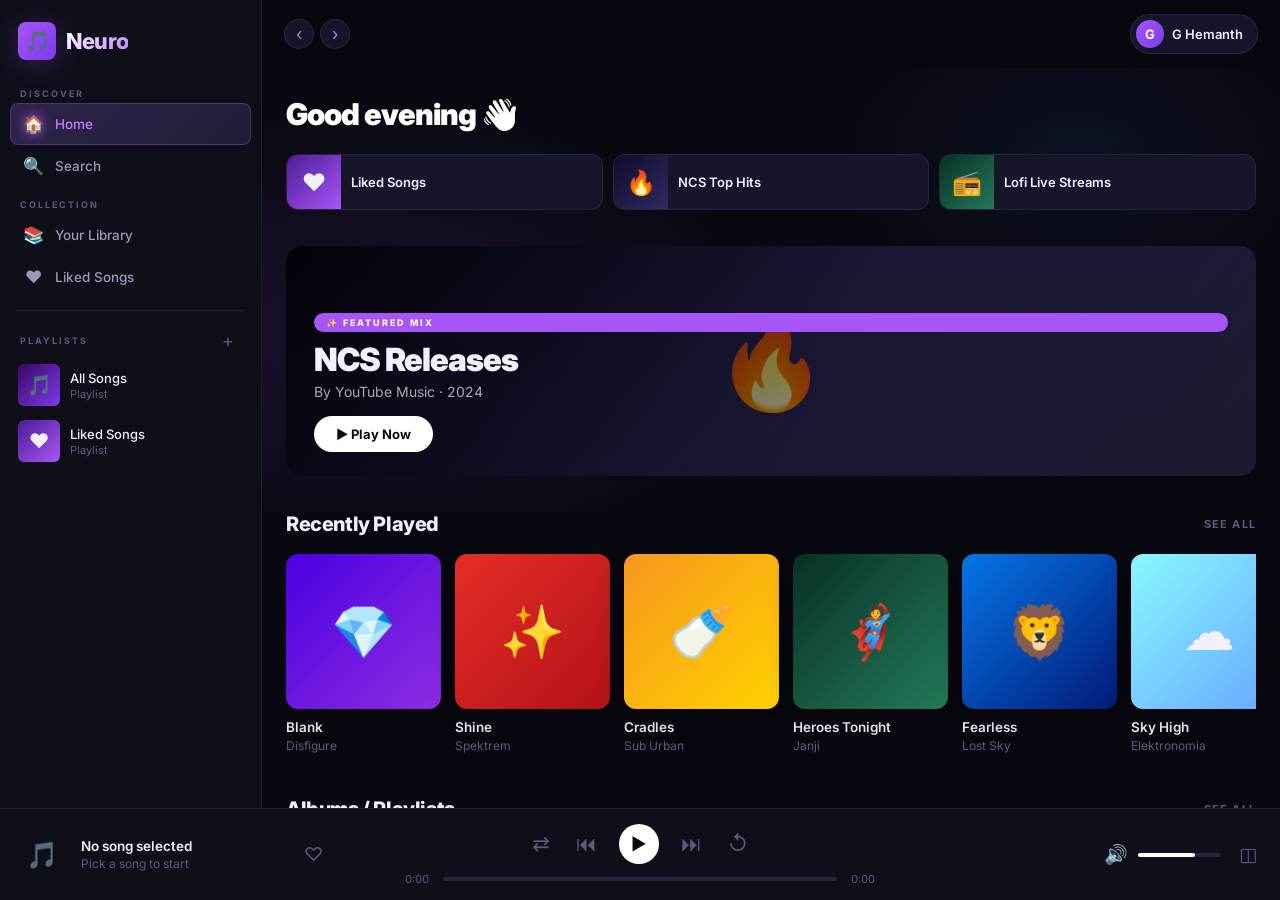
<file: anti/neuro-music-app/backend/frontend/index.html>
<!DOCTYPE html>
<html lang="en">
<head>
    <meta charset="UTF-8">
    <meta name="viewport" content="width=device-width, initial-scale=1.0">
    <title>Neuro Music — Music for Everyone</title>
    <meta name="description" content="Neuro Music — Stream your favorite songs, discover new artists, and create playlists. Your music, your way.">
    <link rel="preconnect" href="https://fonts.googleapis.com">
    <link rel="preconnect" href="https://fonts.gstatic.com" crossorigin>
    <link href="https://fonts.googleapis.com/css2?family=Inter:ital,opsz,wght@0,14..32,300;0,14..32,400;0,14..32,500;0,14..32,600;0,14..32,700;0,14..32,800;0,14..32,900;1,14..32,400&display=swap" rel="stylesheet">
    <style>
        /* ===== RESET ===== */
        *, *::before, *::after { margin:0; padding:0; box-sizing:border-box; }
        a { text-decoration:none; color:inherit; }
        button { font-family: inherit; cursor:pointer; }
        input { font-family: inherit; }

        /* ===== DESIGN TOKENS ===== */
        :root {
            --bg-base:        #080810;
            --bg-elevated:    #0f0f1a;
            --bg-card:        #16162a;
            --bg-highlight:   #1e1e35;
            --bg-hover:       #252540;

            --accent:         #a855f7;
            --accent-light:   #c084fc;
            --accent-dark:    #7c3aed;
            --accent-glow:    rgba(168,85,247,0.25);
            --accent-glow2:   rgba(168,85,247,0.12);

            --pink:           #ec4899;
            --blue:           #3b82f6;
            --cyan:           #22d3ee;
            --green:          #22c55e;
            --yellow:         #eab308;
            --orange:         #f97316;
            --red:            #ef4444;

            --text-primary:   #f1f0ff;
            --text-secondary: #9b98b8;
            --text-muted:     #5c5a78;

            --border:         rgba(255,255,255,0.07);
            --border-subtle:  rgba(255,255,255,0.04);
            --border-accent:  rgba(168,85,247,0.35);

            --sidebar-w:      262px;
            --player-h:       92px;
            --np-w:           310px;

            --ease:           cubic-bezier(0.4,0,0.2,1);
            --t1:             0.15s;
            --t2:             0.25s;
            --t3:             0.4s;
            --radius-sm:      8px;
            --radius-md:      12px;
            --radius-lg:      16px;
            --radius-xl:      24px;
            --radius-pill:    999px;
        }

        html, body { height:100%; overflow:hidden; background:var(--bg-base); color:var(--text-primary); font-family:'Inter',system-ui,sans-serif; font-size:14px; -webkit-font-smoothing:antialiased; }

        /* ===== SCROLLBAR ===== */
        ::-webkit-scrollbar { width:5px; height:5px; }
        ::-webkit-scrollbar-track { background:transparent; }
        ::-webkit-scrollbar-thumb { background:var(--bg-hover); border-radius:3px; }
        ::-webkit-scrollbar-thumb:hover { background:var(--text-muted); }

        /* ===== APP GRID ===== */
        #app {
            display:grid;
            grid-template-columns: var(--sidebar-w) 1fr;
            grid-template-rows: 1fr var(--player-h);
            height:100vh;
            overflow:hidden;
        }

        /* ===== SIDEBAR ===== */
        #sidebar {
            grid-row:1; grid-column:1;
            background:var(--bg-elevated);
            border-right:1px solid var(--border);
            display:flex; flex-direction:column;
            overflow:hidden; z-index:10;
        }

        .sidebar-logo {
            padding:22px 18px 16px;
            display:flex; align-items:center; gap:10px;
            flex-shrink:0;
        }

        .logo-icon {
            width:38px; height:38px;
            background:linear-gradient(135deg, var(--accent), var(--accent-dark));
            border-radius:var(--radius-sm);
            display:flex; align-items:center; justify-content:center;
            font-size:20px;
            box-shadow:0 4px 24px var(--accent-glow);
            flex-shrink:0;
        }

        .logo-text {
            font-size:22px; font-weight:800; letter-spacing:-0.8px;
            background:linear-gradient(135deg,#fff 0%,var(--accent-light) 100%);
            -webkit-background-clip:text; -webkit-text-fill-color:transparent; background-clip:text;
        }

        .sidebar-nav { padding:0 10px 4px; flex-shrink:0; }

        .nav-section-label {
            font-size:9px; font-weight:700; text-transform:uppercase; letter-spacing:2px;
            color:var(--text-muted); padding:12px 10px 4px;
        }

        .nav-item {
            display:flex; align-items:center; gap:12px;
            padding:10px 12px; border-radius:var(--radius-sm);
            color:var(--text-secondary); font-weight:500; font-size:13.5px;
            transition:all var(--t1) var(--ease);
            cursor:pointer; position:relative; overflow:hidden;
            border:1px solid transparent;
        }
        .nav-item::before {
            content:''; position:absolute; inset:0;
            background:linear-gradient(135deg,var(--accent-glow2),transparent);
            opacity:0; transition:opacity var(--t1) var(--ease);
        }
        .nav-item:hover { color:var(--text-primary); background:var(--bg-hover); }
        .nav-item.active { color:var(--accent-light); background:var(--bg-highlight); border-color:var(--border-accent); }
        .nav-item.active::before { opacity:1; }
        .nav-item.active .nav-icon { filter:drop-shadow(0 0 6px var(--accent)); }

        .nav-icon { font-size:17px; width:20px; text-align:center; flex-shrink:0; }

        .sidebar-divider { height:1px; background:var(--border); margin:8px 16px; flex-shrink:0; }

        /* Library */
        .library-section { flex:1; overflow-y:auto; padding:0 10px 12px; }

        .library-header {
            display:flex; align-items:center; justify-content:space-between;
            padding:8px 10px 4px;
        }
        .library-title { font-size:9px; font-weight:700; text-transform:uppercase; letter-spacing:2px; color:var(--text-muted); }

        .icon-btn {
            background:none; border:none; color:var(--text-muted);
            display:flex; align-items:center; justify-content:center;
            width:26px; height:26px; border-radius:6px;
            font-size:18px; transition:all var(--t1) var(--ease);
        }
        .icon-btn:hover { color:var(--text-primary); background:var(--bg-hover); }
        .icon-btn.accent { background:var(--accent); color:#fff; }

        .playlist-item {
            display:flex; align-items:center; gap:10px;
            padding:7px 8px; border-radius:var(--radius-sm);
            cursor:pointer; transition:all var(--t1) var(--ease);
        }
        .playlist-item:hover { background:var(--bg-hover); }
        .playlist-item.active { background:var(--bg-highlight); }

        .playlist-thumb {
            width:42px; height:42px; border-radius:6px; flex-shrink:0;
            display:flex; align-items:center; justify-content:center;
            font-size:20px; overflow:hidden;
        }
        .playlist-info { flex:1; min-width:0; }
        .playlist-name { font-size:13px; font-weight:500; white-space:nowrap; overflow:hidden; text-overflow:ellipsis; }
        .playlist-meta { font-size:11px; color:var(--text-muted); margin-top:1px; }

        /* ===== MAIN ===== */
        #main {
            grid-row:1; grid-column:2;
            overflow:hidden; display:flex; flex-direction:column; position:relative;
        }

        /* Topbar */
        #topbar {
            flex-shrink:0;
            display:flex; align-items:center; justify-content:space-between;
            padding:14px 22px;
            background:linear-gradient(180deg, var(--bg-base) 0%, transparent 100%);
            position:relative; z-index:5;
        }
        .topbar-left { display:flex; gap:6px; }
        .topbar-btn {
            width:30px; height:30px; border-radius:50%;
            background:var(--bg-card); border:1px solid var(--border);
            color:var(--text-secondary); font-size:17px;
            display:flex; align-items:center; justify-content:center;
            transition:all var(--t1) var(--ease);
        }
        .topbar-btn:hover { background:var(--bg-hover); color:var(--text-primary); }

        .topbar-right { display:flex; align-items:center; gap:10px; }
        .user-chip {
            display:flex; align-items:center; gap:8px;
            background:var(--bg-card); border:1px solid var(--border);
            border-radius:var(--radius-pill); padding:5px 14px 5px 5px;
            cursor:pointer; transition:all var(--t1) var(--ease);
        }
        .user-chip:hover { background:var(--bg-hover); border-color:var(--border-accent); }
        .user-avatar {
            width:28px; height:28px; border-radius:50%;
            background:linear-gradient(135deg,var(--accent),var(--accent-dark));
            display:flex; align-items:center; justify-content:center;
            font-size:13px; font-weight:700; color:#fff;
        }
        .user-name { font-size:13px; font-weight:600; }

        /* Content */
        #content { flex:1; overflow-y:auto; overflow-x:hidden; }

        /* ===== VIEWS ===== */
        .view { display:none; animation:viewIn 0.28s var(--ease); }
        .view.active { display:block; }
        @keyframes viewIn { from { opacity:0; transform:translateY(10px); } to { opacity:1; transform:translateY(0); } }

        /* ===== HOME ===== */
        .home-header {
            padding:28px 24px 0;
            position:relative; overflow:hidden;
        }
        .home-header::before {
            content:''; position:absolute; inset:0;
            background:
                radial-gradient(ellipse 60% 80% at 10% 60%, rgba(168,85,247,0.12) 0%, transparent 70%),
                radial-gradient(ellipse 40% 60% at 80% 20%, rgba(59,130,246,0.08) 0%, transparent 60%);
            pointer-events:none;
        }
        .greeting {
            font-size:30px; font-weight:900; letter-spacing:-1px;
            background:linear-gradient(120deg,#fff 30%,var(--accent-light) 100%);
            -webkit-background-clip:text; -webkit-text-fill-color:transparent; background-clip:text;
            margin-bottom:22px; position:relative;
        }
        .quick-grid {
            display:grid; grid-template-columns:repeat(3,1fr); gap:10px;
            margin-bottom:36px; position:relative;
        }
        .quick-card {
            display:flex; align-items:center; gap:10px;
            background:var(--bg-card); border:1px solid var(--border);
            border-radius:var(--radius-md); overflow:hidden;
            cursor:pointer; transition:all var(--t2) var(--ease);
        }
        .quick-card:hover { background:var(--bg-hover); border-color:var(--border-accent); transform:translateY(-2px); box-shadow:0 8px 28px rgba(0,0,0,0.35); }
        .quick-thumb { width:54px; height:54px; flex-shrink:0; display:flex; align-items:center; justify-content:center; font-size:24px; }
        .quick-name { font-size:13px; font-weight:600; }

        /* Featured banner */
        .featured-banner {
            border-radius:var(--radius-lg); overflow:hidden;
            height:230px; cursor:pointer; position:relative; margin-bottom:36px;
        }
        .featured-bg { position:absolute; inset:0; display:flex; align-items:center; justify-content:center; font-size:90px; }
        .featured-overlay { position:absolute; inset:0; background:linear-gradient(120deg,rgba(0,0,0,0.75) 0%,rgba(0,0,0,0.25) 100%); }
        .featured-content { position:relative; z-index:2; padding:24px 28px; height:100%; display:flex; flex-direction:column; justify-content:flex-end; }
        .featured-tag { display:inline-block; background:var(--accent); color:#fff; font-size:9px; font-weight:800; text-transform:uppercase; letter-spacing:2px; padding:4px 12px; border-radius:var(--radius-pill); margin-bottom:10px; }
        .featured-title { font-size:32px; font-weight:900; letter-spacing:-1px; margin-bottom:6px; line-height:1.1; }
        .featured-sub { font-size:14px; color:rgba(255,255,255,0.65); margin-bottom:16px; }
        .featured-play {
            display:inline-flex; align-items:center; gap:8px;
            background:#fff; color:#0a0a10; border:none; border-radius:var(--radius-pill);
            padding:10px 22px; font-size:13px; font-weight:700; cursor:pointer;
            transition:all var(--t1) var(--ease); width:fit-content;
        }
        .featured-play:hover { transform:scale(1.04); box-shadow:0 8px 30px rgba(255,255,255,0.25); }

        /* Section */
        .section { padding:0 24px 36px; }
        .section-head { display:flex; align-items:center; justify-content:space-between; margin-bottom:18px; }
        .section-title { font-size:20px; font-weight:800; letter-spacing:-0.4px; }
        .see-all { font-size:11px; font-weight:700; text-transform:uppercase; letter-spacing:1.2px; color:var(--text-muted); cursor:pointer; transition:color var(--t1) var(--ease); }
        .see-all:hover { color:var(--accent-light); }

        .cards-row { display:flex; gap:14px; overflow-x:auto; padding-bottom:8px; }
        .cards-row::-webkit-scrollbar { height:0; }

        /* Music Card */
        .music-card { flex-shrink:0; width:155px; cursor:pointer; transition:transform var(--t2) var(--ease); }
        .music-card:hover { transform:translateY(-5px); }
        .music-card:hover .card-overlay { opacity:1; }
        .music-card:hover .card-play { transform:scale(1) translateY(0); opacity:1; }

        .card-art-wrap { position:relative; width:100%; aspect-ratio:1; border-radius:var(--radius-md); overflow:hidden; margin-bottom:10px; box-shadow:0 6px 24px rgba(0,0,0,0.45); }
        .card-art { width:100%; height:100%; display:flex; align-items:center; justify-content:center; font-size:52px; }
        .card-overlay { position:absolute; inset:0; background:rgba(0,0,0,0.45); opacity:0; transition:opacity var(--t2) var(--ease); display:flex; align-items:flex-end; justify-content:flex-end; padding:10px; }
        .card-play {
            width:46px; height:46px; border-radius:50%;
            background:var(--accent); border:none; color:#fff; font-size:18px;
            display:flex; align-items:center; justify-content:center;
            box-shadow:0 4px 20px rgba(168,85,247,0.6);
            transform:scale(0.85) translateY(8px); opacity:0;
            transition:all var(--t2) var(--ease);
        }
        .card-play:hover { transform:scale(1.06) translateY(0) !important; background:var(--accent-light); }
        .card-title { font-size:13.5px; font-weight:600; white-space:nowrap; overflow:hidden; text-overflow:ellipsis; margin-bottom:3px; }
        .card-sub { font-size:12px; color:var(--text-muted); white-space:nowrap; overflow:hidden; text-overflow:ellipsis; }

        .artist-card .card-art-wrap { border-radius:50%; }

        /* ===== SEARCH ===== */
        .search-top { padding:28px 24px 0; }
        .search-title { font-size:26px; font-weight:900; letter-spacing:-0.8px; margin-bottom:18px; }
        .search-box { position:relative; margin-bottom:32px; }
        .search-icon { position:absolute; left:16px; top:50%; transform:translateY(-50%); font-size:17px; color:var(--text-muted); pointer-events:none; }
        #search-input {
            width:100%; background:var(--bg-card); border:1px solid var(--border);
            border-radius:var(--radius-pill); padding:13px 20px 13px 46px;
            font-size:14.5px; color:var(--text-primary); outline:none;
            transition:all var(--t1) var(--ease);
        }
        #search-input:focus { border-color:var(--accent); box-shadow:0 0 0 3px var(--accent-glow); background:var(--bg-elevated); }
        #search-input::placeholder { color:var(--text-muted); }

        .genre-grid { display:grid; grid-template-columns:repeat(4,1fr); gap:12px; padding:0 24px 32px; }
        .genre-card { position:relative; aspect-ratio:1.65; border-radius:var(--radius-md); overflow:hidden; cursor:pointer; transition:transform var(--t2) var(--ease); }
        .genre-card:hover { transform:scale(1.03); }
        .genre-card:hover .genre-overlay { opacity:1; }
        .genre-bg { position:absolute; inset:0; }
        .genre-overlay { position:absolute; inset:0; background:rgba(0,0,0,0.2); opacity:0; transition:opacity var(--t1) var(--ease); }
        .genre-name { position:absolute; top:12px; left:14px; font-size:14px; font-weight:700; color:#fff; text-shadow:0 1px 4px rgba(0,0,0,0.5); }
        .genre-emoji { position:absolute; right:8px; bottom:-6px; font-size:44px; transform:rotate(20deg); opacity:0.85; }

        #search-results { padding:0 24px 32px; }
        .results-title { font-size:19px; font-weight:700; margin-bottom:16px; }

        /* ===== TRACK LIST ===== */
        .track-list { display:flex; flex-direction:column; gap:1px; }
        .tl-header {
            display:grid; grid-template-columns:46px 1fr 32px 52px;
            align-items:center; gap:8px;
            padding:6px 10px 10px;
            border-bottom:1px solid var(--border);
            margin-bottom:4px;
            color:var(--text-muted); font-size:11px; font-weight:700; text-transform:uppercase; letter-spacing:1.1px;
        }
        .track-row {
            display:grid; grid-template-columns:46px 1fr 32px 52px;
            align-items:center; gap:8px;
            padding:7px 10px; border-radius:var(--radius-sm);
            cursor:pointer; transition:background var(--t1) var(--ease);
        }
        .track-row:hover { background:var(--bg-hover); }
        .track-row.playing { background:var(--bg-highlight); }
        .track-row.playing .track-title { color:var(--accent-light); }

        .track-num-wrap { display:flex; align-items:center; justify-content:center; width:32px; }
        .track-num { color:var(--text-muted); font-size:13px; }
        .track-row:hover .track-num { display:none; }
        .track-play-ico { display:none; color:var(--accent); font-size:13px; }
        .track-row:hover .track-play-ico { display:flex; align-items:center; justify-content:center; }
        .track-row.playing .track-num { display:none; }
        .track-row.playing .track-play-ico { display:flex; }

        .track-info-cell { display:flex; align-items:center; gap:11px; min-width:0; }
        .track-art { width:42px; height:42px; border-radius:6px; flex-shrink:0; display:flex; align-items:center; justify-content:center; font-size:20px; }
        .track-text { min-width:0; }
        .track-title { font-size:14px; font-weight:500; white-space:nowrap; overflow:hidden; text-overflow:ellipsis; }
        .track-artist { font-size:12px; color:var(--text-muted); white-space:nowrap; overflow:hidden; text-overflow:ellipsis; margin-top:2px; }

        .like-btn {
            background:none; border:none; color:var(--text-muted); font-size:17px;
            padding:4px; cursor:pointer; transition:all var(--t1) var(--ease);
            opacity:0; display:flex; align-items:center; justify-content:center;
        }
        .track-row:hover .like-btn { opacity:1; }
        .like-btn.liked { color:var(--accent); opacity:1; }
        .like-btn:hover { transform:scale(1.25); }

        .track-dur { color:var(--text-muted); font-size:12.5px; text-align:right; font-variant-numeric:tabular-nums; }

        /* Playing bars animation */
        .play-bars { display:flex; align-items:flex-end; gap:2px; height:14px; }
        .play-bar { width:3px; border-radius:1.5px; background:var(--accent); animation:bars 0.7s ease-in-out infinite alternate; }
        .play-bar:nth-child(1) { animation-delay:0s; }
        .play-bar:nth-child(2) { animation-delay:0.15s; }
        .play-bar:nth-child(3) { animation-delay:0.05s; }
        .play-bar:nth-child(4) { animation-delay:0.25s; }
        @keyframes bars { from { height:20%; } to { height:100%; } }

        /* ===== LIBRARY / LIKED / ALBUM HERO ===== */
        .page-hero {
            padding:28px 24px 20px;
            display:flex; align-items:flex-end; gap:22px;
            position:relative; overflow:hidden;
        }
        .page-hero::before {
            content:''; position:absolute; inset:0;
            background:linear-gradient(180deg, rgba(168,85,247,0.14) 0%, transparent 100%);
            pointer-events:none;
        }
        .hero-art {
            width:180px; height:180px; border-radius:var(--radius-md); flex-shrink:0;
            display:flex; align-items:center; justify-content:center; font-size:70px;
            box-shadow:0 16px 60px rgba(0,0,0,0.55); position:relative;
        }
        .hero-art.round { border-radius:50%; }
        .hero-info { padding-bottom:6px; position:relative; }
        .hero-type { font-size:10px; font-weight:700; text-transform:uppercase; letter-spacing:2px; color:var(--text-secondary); margin-bottom:6px; }
        .hero-title { font-size:44px; font-weight:900; letter-spacing:-1.5px; line-height:1.05; margin-bottom:10px; }
        .hero-meta { font-size:13px; color:var(--text-secondary); display:flex; align-items:center; flex-wrap:wrap; gap:4px; }
        .dot { width:3px; height:3px; border-radius:50%; background:var(--text-muted); flex-shrink:0; }

        .page-controls {
            padding:14px 24px 18px; display:flex; align-items:center; gap:18px;
        }
        .big-play {
            width:56px; height:56px; border-radius:50%; border:none;
            background:var(--accent); color:#fff; font-size:22px;
            display:flex; align-items:center; justify-content:center;
            box-shadow:0 4px 24px var(--accent-glow);
            transition:all var(--t1) var(--ease);
        }
        .big-play:hover { transform:scale(1.07); background:var(--accent-light); box-shadow:0 8px 32px rgba(168,85,247,0.55); }
        .ctrl-icon { background:none; border:none; color:var(--text-muted); font-size:22px; padding:6px; transition:all var(--t1) var(--ease); display:flex; align-items:center; }
        .ctrl-icon:hover { color:var(--text-primary); transform:scale(1.1); }
        .ctrl-icon.active { color:var(--accent); }

        .empty-state { padding:48px 24px; text-align:center; color:var(--text-muted); line-height:1.8; }
        .empty-state .empty-icon { font-size:48px; margin-bottom:12px; }

        /* ===== PLAYER BAR ===== */
        #player {
            grid-row:2; grid-column:1/-1;
            background:var(--bg-elevated); border-top:1px solid var(--border);
            display:grid; grid-template-columns:1fr 2fr 1fr;
            align-items:center; padding:0 14px;
            z-index:100; backdrop-filter:blur(24px);
        }

        /* Player Left */
        .player-left { display:flex; align-items:center; gap:11px; min-width:0; }
        .player-art {
            width:56px; height:56px; border-radius:var(--radius-sm); flex-shrink:0;
            display:flex; align-items:center; justify-content:center; font-size:26px;
            cursor:pointer; transition:transform var(--t1) var(--ease);
        }
        .player-art:hover { transform:scale(1.05); }
        .player-track-info { min-width:0; flex:1; }
        .player-track-name { font-size:13.5px; font-weight:600; white-space:nowrap; overflow:hidden; text-overflow:ellipsis; margin-bottom:2px; }
        .player-track-artist { font-size:12px; color:var(--text-muted); white-space:nowrap; overflow:hidden; text-overflow:ellipsis; }
        #player-like { background:none; border:none; color:var(--text-muted); font-size:19px; padding:4px; transition:all var(--t1) var(--ease); flex-shrink:0; }
        #player-like.liked { color:var(--accent); }
        #player-like:hover { transform:scale(1.2); }

        /* Player Center */
        .player-center { display:flex; flex-direction:column; align-items:center; gap:8px; padding:10px 0; }
        .player-btns { display:flex; align-items:center; gap:18px; }
        .pb {
            background:none; border:none; color:var(--text-muted); font-size:21px;
            padding:4px; display:flex; align-items:center; justify-content:center;
            transition:all var(--t1) var(--ease);
        }
        .pb:hover { color:var(--text-primary); transform:scale(1.12); }
        .pb.active { color:var(--accent); }
        #play-pause {
            width:40px; height:40px; border-radius:50%; background:#fff;
            color:#080810; font-size:17px;
        }
        #play-pause:hover { transform:scale(1.08); box-shadow:0 4px 20px rgba(255,255,255,0.28); }

        .progress-wrap { display:flex; align-items:center; gap:9px; width:100%; max-width:480px; }
        .time { font-size:11px; color:var(--text-muted); min-width:34px; font-variant-numeric:tabular-nums; text-align:center; }
        .prog-bar {
            flex:1; height:4px; background:var(--bg-hover); border-radius:2px;
            cursor:pointer; position:relative; transition:height var(--t1) var(--ease);
        }
        .prog-bar:hover { height:6px; }
        .prog-fill { height:100%; border-radius:2px; background:#fff; pointer-events:none; transition:background var(--t1) var(--ease); position:relative; }
        .prog-bar:hover .prog-fill { background:var(--accent); }
        .prog-knob {
            position:absolute; right:-6px; top:50%; transform:translateY(-50%);
            width:12px; height:12px; border-radius:50%; background:#fff;
            opacity:0; pointer-events:none; transition:opacity var(--t1) var(--ease);
        }
        .prog-bar:hover .prog-knob { opacity:1; }

        /* Player Right */
        .player-right { display:flex; align-items:center; justify-content:flex-end; gap:10px; }
        .vol-wrap { display:flex; align-items:center; gap:7px; }
        .vol-btn { background:none; border:none; color:var(--text-muted); font-size:19px; padding:3px; transition:all var(--t1) var(--ease); }
        .vol-btn:hover { color:var(--text-primary); }
        .vol-slider { width:82px; height:4px; background:var(--bg-hover); border-radius:2px; cursor:pointer; position:relative; transition:height var(--t1) var(--ease); }
        .vol-slider:hover { height:6px; }
        .vol-fill { height:100%; background:#fff; border-radius:2px; pointer-events:none; }
        .np-btn { background:none; border:1px solid transparent; color:var(--text-muted); font-size:19px; padding:5px 8px; border-radius:var(--radius-sm); transition:all var(--t1) var(--ease); }
        .np-btn:hover { color:var(--text-primary); background:var(--bg-hover); }
        .np-btn.active { color:var(--accent); border-color:var(--border-accent); background:var(--bg-highlight); }

        /* ===== NOW PLAYING PANEL ===== */
        #np-panel {
            position:fixed; right:0; top:0; bottom:var(--player-h);
            width:var(--np-w); background:var(--bg-elevated); border-left:1px solid var(--border);
            display:flex; flex-direction:column;
            transform:translateX(105%); transition:transform var(--t3) var(--ease);
            z-index:50; overflow:hidden;
        }
        #np-panel.open { transform:translateX(0); }

        .np-head {
            display:flex; align-items:center; justify-content:space-between;
            padding:18px 18px 0; flex-shrink:0;
        }
        .np-label { font-size:10px; font-weight:700; text-transform:uppercase; letter-spacing:2px; color:var(--text-muted); }
        .np-close { background:none; border:none; color:var(--text-muted); font-size:20px; transition:color var(--t1); }
        .np-close:hover { color:var(--text-primary); }

        .np-art-wrap { padding:20px 18px 12px; flex-shrink:0; }
        .np-art {
            width:100%; aspect-ratio:1; border-radius:var(--radius-lg);
            display:flex; align-items:center; justify-content:center;
            box-shadow:0 20px 70px rgba(0,0,0,0.65); overflow:hidden; position:relative;
        }
        .np-art-emoji { font-size:90px; position:relative; z-index:1; }
        .np-art-glow { position:absolute; inset:0; background:radial-gradient(ellipse at center, rgba(168,85,247,0.22), transparent 70%); }

        .np-song-info { padding:0 18px 14px; flex-shrink:0; }
        .np-song-name { font-size:17px; font-weight:700; margin-bottom:3px; }
        .np-song-artist { font-size:13px; color:var(--text-muted); }

        #vis-canvas { width:100%; height:56px; flex-shrink:0; padding:0 18px; display:block; }

        .np-queue { flex:1; overflow-y:auto; padding:0 14px 14px; }
        .queue-label { font-size:10px; font-weight:700; text-transform:uppercase; letter-spacing:2px; color:var(--text-muted); padding:12px 4px 8px; }

        /* ===== TOAST ===== */
        #toast {
            position:fixed; bottom:calc(var(--player-h) + 18px); left:50%;
            transform:translateX(-50%) translateY(10px);
            background:var(--bg-highlight); border:1px solid var(--border-accent);
            border-radius:var(--radius-pill); padding:9px 20px;
            font-size:13px; font-weight:500; color:var(--text-primary);
            opacity:0; transition:all 0.28s var(--ease);
            pointer-events:none; z-index:9999; white-space:nowrap;
            box-shadow:0 8px 32px rgba(0,0,0,0.5);
        }
        #toast.show { opacity:1; transform:translateX(-50%) translateY(0); }

        /* ===== MODAL ===== */
        .modal-bg {
            position:fixed; inset:0; background:rgba(0,0,0,0.72);
            backdrop-filter:blur(5px); display:none;
            align-items:center; justify-content:center; z-index:999;
        }
        .modal-bg.open { display:flex; animation:viewIn 0.2s var(--ease); }
        .modal-box {
            background:var(--bg-elevated); border:1px solid var(--border);
            border-radius:var(--radius-xl); padding:32px; width:360px;
            box-shadow:0 32px 80px rgba(0,0,0,0.6);
        }
        .modal-title { font-size:20px; font-weight:800; margin-bottom:22px; }
        .modal-input {
            width:100%; background:var(--bg-card); border:1px solid var(--border);
            border-radius:var(--radius-sm); padding:12px 14px;
            font-size:14px; color:var(--text-primary); outline:none;
            transition:border-color var(--t1) var(--ease); margin-bottom:18px;
        }
        .modal-input:focus { border-color:var(--accent); }
        .modal-btns { display:flex; gap:10px; justify-content:flex-end; }
        .btn { padding:10px 22px; border-radius:var(--radius-pill); border:none; font-size:13.5px; font-weight:600; cursor:pointer; transition:all var(--t1) var(--ease); }
        .btn-ghost { background:transparent; color:var(--text-secondary); }
        .btn-ghost:hover { color:var(--text-primary); background:var(--bg-hover); }
        .btn-accent { background:var(--accent); color:#fff; }
        .btn-accent:hover { background:var(--accent-light); transform:scale(1.02); }

        /* ===== YT HIDDEN PLAYER ===== */
        #yt-player-container {
            position: absolute;
            width: 200px;
            height: 200px;
            top: -9999px;
            left: -9999px;
            pointer-events: none;
            opacity: 0;
            visibility: hidden;
        }
    </style>
</head>
<body>

<!-- Hidden YouTube Player Container -->
<div id="yt-player-container">
    <div id="yt-player"></div>
</div>

<div id="app">

    <!-- ============================
         SIDEBAR
    ============================= -->
    <aside id="sidebar">

        <div class="sidebar-logo">
            <div class="logo-icon">🎵</div>
            <span class="logo-text">Neuro</span>
        </div>

        <nav class="sidebar-nav">
            <div class="nav-section-label">Discover</div>
            <div class="nav-item active" id="nav-home" onclick="navigate('home')">
                <span class="nav-icon">🏠</span> Home
            </div>
            <div class="nav-item" id="nav-search" onclick="navigate('search')">
                <span class="nav-icon">🔍</span> Search
            </div>
            <div class="nav-section-label">Collection</div>
            <div class="nav-item" id="nav-library" onclick="navigate('library')">
                <span class="nav-icon">📚</span> Your Library
            </div>
            <div class="nav-item" id="nav-liked" onclick="navigate('liked')">
                <span class="nav-icon">❤️</span> Liked Songs
            </div>
        </nav>

        <div class="sidebar-divider"></div>

        <div class="library-section">
            <div class="library-header">
                <span class="library-title">Playlists</span>
                <button class="icon-btn" onclick="openModal()" title="Create playlist">+</button>
            </div>
            <div id="sidebar-playlists"></div>
        </div>

    </aside>

    <!-- ============================
         MAIN CONTENT
    ============================= -->
    <main id="main">

        <header id="topbar">
            <div class="topbar-left">
                <button class="topbar-btn" onclick="window.history.back()">‹</button>
                <button class="topbar-btn" onclick="window.history.forward()">›</button>
            </div>
            <div class="topbar-right">
                <div class="user-chip">
                    <div class="user-avatar">G</div>
                    <span class="user-name">G Hemanth</span>
                </div>
            </div>
        </header>

        <div id="content">

            <!-- HOME -->
            <div class="view active" id="view-home">
                <div class="home-header">
                    <h1 class="greeting" id="greeting"></h1>
                    <div class="quick-grid" id="quick-grid"></div>
                    <div class="featured-banner" id="featured-banner">
                        <div class="featured-bg" id="featured-bg"></div>
                        <div class="featured-overlay"></div>
                        <div class="featured-content">
                            <span class="featured-tag">✨ Featured Mix</span>
                            <div class="featured-title" id="featured-title">NCS Releases</div>
                            <div class="featured-sub" id="featured-sub">By YouTube Music · 2024</div>
                            <button class="featured-play" onclick="event.stopPropagation();playAlbum(1)">▶ Play Now</button>
                        </div>
                    </div>
                </div>
                <section class="section">
                    <div class="section-head">
                        <h2 class="section-title">Recently Played</h2>
                        <span class="see-all" onclick="navigate('library')">See all</span>
                    </div>
                    <div class="cards-row" id="row-recent"></div>
                </section>
                <section class="section">
                    <div class="section-head">
                        <h2 class="section-title">Albums / Playlists</h2>
                        <span class="see-all">See all</span>
                    </div>
                    <div class="cards-row" id="row-albums"></div>
                </section>
                <section class="section">
                    <div class="section-head">
                        <h2 class="section-title">Artists</h2>
                        <span class="see-all">See all</span>
                    </div>
                    <div class="cards-row" id="row-artists"></div>
                </section>
            </div>

            <!-- SEARCH -->
            <div class="view" id="view-search">
                <div class="search-top">
                    <h1 class="search-title">Search</h1>
                    <div class="search-box">
                        <span class="search-icon">🔍</span>
                        <input type="text" id="search-input" placeholder="Artists, songs, albums, genres…" oninput="handleSearch(this.value)" autocomplete="off" spellcheck="false">
                    </div>
                </div>
                <div id="search-results" style="display:none;"></div>
                <div id="genre-section">
                    <div style="padding:4px 24px 14px; font-size:17px; font-weight:700;">Browse by Genre</div>
                    <div class="genre-grid" id="genre-grid"></div>
                </div>
            </div>

            <!-- LIBRARY -->
            <div class="view" id="view-library">
                <div class="page-hero">
                    <div class="hero-art" style="background:linear-gradient(135deg,#3b0764,#7c3aed,#a855f7);">📚</div>
                    <div class="hero-info">
                        <div class="hero-type">Collection</div>
                        <h1 class="hero-title">Your Library</h1>
                        <div class="hero-meta" id="library-meta"></div>
                    </div>
                </div>
                <div class="page-controls">
                    <button class="big-play" onclick="playAll()">▶</button>
                    <button class="ctrl-icon" id="lib-shuffle" onclick="toggleShuffle()" title="Shuffle">⇄</button>
                </div>
                <div class="section" style="padding-top:0;">
                    <div class="tl-header"><div>#</div><div>Title</div><div></div><div>⏱</div></div>
                    <div class="track-list" id="library-list"></div>
                </div>
            </div>

            <!-- LIKED -->
            <div class="view" id="view-liked">
                <div class="page-hero">
                    <div class="hero-art" style="background:linear-gradient(135deg,#4c1d95,#a855f7);font-size:60px;">❤️</div>
                    <div class="hero-info">
                        <div class="hero-type">Auto Playlist</div>
                        <h1 class="hero-title">Liked Songs</h1>
                        <div class="hero-meta" id="liked-meta"></div>
                    </div>
                </div>
                <div class="page-controls">
                    <button class="big-play" onclick="playLiked()">▶</button>
                    <button class="ctrl-icon">⇄</button>
                </div>
                <div class="section" style="padding-top:0;">
                    <div class="tl-header"><div>#</div><div>Title</div><div></div><div>⏱</div></div>
                    <div class="track-list" id="liked-list"></div>
                </div>
            </div>

            <!-- ALBUM PAGE -->
            <div class="view" id="view-album">
                <div class="page-hero" id="album-hero" style="background:transparent;">
                    <div class="hero-art" id="album-art"></div>
                    <div class="hero-info">
                        <div class="hero-type">Playlist</div>
                        <h1 class="hero-title" id="album-title"></h1>
                        <div class="hero-meta" id="album-meta"></div>
                    </div>
                </div>
                <div class="page-controls">
                    <button class="big-play" id="album-play-btn">▶</button>
                    <button class="ctrl-icon">⇄</button>
                </div>
                <div class="section" style="padding-top:0;">
                    <div class="tl-header"><div>#</div><div>Title</div><div></div><div>⏱</div></div>
                    <div class="track-list" id="album-list"></div>
                </div>
            </div>

            <!-- PLAYLIST PAGE -->
            <div class="view" id="view-playlist">
                <div class="page-hero" id="playlist-hero">
                    <div class="hero-art" id="playlist-art" style="background:linear-gradient(135deg,#4c1d95,#a855f7);">🎵</div>
                    <div class="hero-info">
                        <div class="hero-type">Playlist</div>
                        <h1 class="hero-title" id="playlist-title"></h1>
                        <div class="hero-meta" id="playlist-meta"></div>
                    </div>
                </div>
                <div class="page-controls">
                    <button class="big-play" id="pl-play-btn">▶</button>
                </div>
                <div class="section" style="padding-top:0;">
                    <div class="track-list" id="pl-list"></div>
                </div>
            </div>

        </div><!-- #content -->
    </main>

    <!-- ============================
         PLAYER BAR
    ============================= -->
    <footer id="player">

        <!-- Left: current track -->
        <div class="player-left">
            <div class="player-art" id="player-art" onclick="toggleNP()">🎵</div>
            <div class="player-track-info">
                <div class="player-track-name" id="player-name">No song selected</div>
                <div class="player-track-artist" id="player-artist">Pick a song to start</div>
            </div>
            <button id="player-like" onclick="toggleCurrentLike()" title="Like">♡</button>
        </div>

        <!-- Center: controls + progress -->
        <div class="player-center">
            <div class="player-btns">
                <button class="pb" id="shuffle-btn" onclick="toggleShuffle()" title="Shuffle">⇄</button>
                <button class="pb" onclick="prevTrack()" title="Previous">⏮</button>
                <button class="pb" id="play-pause" onclick="togglePlay()" title="Play">▶</button>
                <button class="pb" onclick="nextTrack()" title="Next">⏭</button>
                <button class="pb" id="repeat-btn" onclick="toggleRepeat()" title="Repeat">↺</button>
            </div>
            <div class="progress-wrap">
                <span class="time" id="cur-time">0:00</span>
                <div class="prog-bar" id="prog-bar" onclick="seekTo(event)">
                    <div class="prog-fill" id="prog-fill" style="width:0%">
                        <div class="prog-knob"></div>
                    </div>
                </div>
                <span class="time" id="tot-time">0:00</span>
            </div>
        </div>

        <!-- Right: volume + panel -->
        <div class="player-right">
            <div class="vol-wrap">
                <button class="vol-btn" id="vol-btn" onclick="toggleMute()" title="Mute">🔊</button>
                <div class="vol-slider" id="vol-slider" onclick="setVol(event)">
                    <div class="vol-fill" id="vol-fill" style="width:70%"></div>
                </div>
            </div>
            <button class="np-btn" id="np-toggle" onclick="toggleNP()" title="Now Playing">◫</button>
        </div>

    </footer>
</div>

<!-- ============================
     NOW PLAYING PANEL
============================= -->
<div id="np-panel">
    <div class="np-head">
        <span class="np-label">Now Playing</span>
        <button class="np-close" onclick="toggleNP()">✕</button>
    </div>
    <div class="np-art-wrap">
        <div class="np-art" id="np-art">
            <div class="np-art-glow"></div>
            <span class="np-art-emoji">🎵</span>
        </div>
    </div>
    <div class="np-song-info">
        <div class="np-song-name" id="np-name">Neuro Music</div>
        <div class="np-song-artist" id="np-artist">Select a song to play</div>
    </div>
    <canvas id="vis-canvas" height="56"></canvas>
    <div class="np-queue">
        <div class="queue-label">Up Next</div>
        <div id="queue-items"></div>
    </div>
</div>

<!-- Toast -->
<div id="toast"></div>

<!-- Create Playlist Modal -->
<div class="modal-bg" id="modal">
    <div class="modal-box">
        <div class="modal-title">Create Playlist</div>
        <input class="modal-input" id="pl-name-input" placeholder="Playlist name…" maxlength="60">
        <div class="modal-btns">
            <button class="btn btn-ghost" onclick="closeModal()">Cancel</button>
            <button class="btn btn-accent" onclick="createPlaylist()">Create</button>
        </div>
    </div>
</div>

<!-- ============================
     JAVASCRIPT
============================= -->
<script>
/* ===================================
   DATA (Using YouTube IDs)
=================================== */
const SONGS = [
    { id:1,  title:"Lofi Hip Hop Radio", artist:"Lofi Girl",    album:"Lofi Beats",  albumId:3, genre:"Ambient",    dur:0,   emoji:"🎧", grad:"linear-gradient(135deg,#1a1a3e,#4a4aaa)", ytId:"jfKfPfyJRdk" },
    { id:2,  title:"On & On",            artist:"Cartoon",      album:"NCS Release", albumId:1, genre:"Electronic", dur:208, emoji:"🎵", grad:"linear-gradient(135deg,#2d1b69,#11998e)", ytId:"K4DyBUG242c" },
    { id:3,  title:"Invincible",         artist:"DEAF KEV",     album:"NCS Release", albumId:1, genre:"Electronic", dur:273, emoji:"⚡", grad:"linear-gradient(135deg,#0f0c29,#302b63)", ytId:"J2X5mJ3HDYE" },
    { id:4,  title:"Blank",              artist:"Disfigure",    album:"NCS Release", albumId:1, genre:"Electronic", dur:209, emoji:"💎", grad:"linear-gradient(135deg,#4a00e0,#8e2de2)", ytId:"p7ZsBPK656s" },
    { id:5,  title:"Fade",               artist:"Alan Walker",  album:"NCS Release", albumId:1, genre:"Electronic", dur:260, emoji:"🚶", grad:"linear-gradient(135deg,#134e5e,#71b280)", ytId:"bM7SZ5SBzyY" },
    { id:6,  title:"My Heart",           artist:"Different Heaven", album:"NCS",     albumId:1, genre:"Electronic", dur:267, emoji:"❤️", grad:"linear-gradient(135deg,#1565C0,#b92b27)", ytId:"jK2aIUmmdP4" },
    { id:7,  title:"Heroes Tonight",     artist:"Janji",        album:"NCS Release", albumId:1, genre:"Electronic", dur:208, emoji:"🦸", grad:"linear-gradient(135deg,#093028,#237a57)", ytId:"3nQNiWdeH2Q" },
    { id:8,  title:"Cradles",            artist:"Sub Urban",    album:"NCS Release", albumId:1, genre:"Electronic", dur:209, emoji:"🍼", grad:"linear-gradient(135deg,#f7971e,#ffd200)", ytId:"Hn4sfC2PbhI" },
    { id:9,  title:"Sky High",           artist:"Elektronomia", album:"NCS Release", albumId:1, genre:"Electronic", dur:238, emoji:"☁️", grad:"linear-gradient(135deg,#89f7fe,#66a6ff)", ytId:"TW9d8vYrVFQ" },
    { id:10, title:"Fearless",           artist:"Lost Sky",     album:"NCS Release", albumId:1, genre:"Electronic", dur:194, emoji:"🦁", grad:"linear-gradient(135deg,#0575e6,#021b79)", ytId:"9rujCfYXhQc" },
    { id:11, title:"Mortals",            artist:"Warriyo",      album:"NCS Release", albumId:1, genre:"Electronic", dur:228, emoji:"🗡️", grad:"linear-gradient(135deg,#f953c6,#b91d73)", ytId:"yJg-Y5byMMw" },
    { id:12, title:"Hope",               artist:"Tobu",         album:"NCS Release", albumId:1, genre:"Electronic", dur:286, emoji:"🕊️", grad:"linear-gradient(135deg,#7b4397,#dc2430)", ytId:"EP625xQIGzs" },
    { id:13, title:"Synthwave Radio",    artist:"Lofi Boy",     album:"Lofi Beats",  albumId:3, genre:"Synthwave",  dur:0,   emoji:"🌃", grad:"linear-gradient(135deg,#1c1c3c,#3d5a80)", ytId:"4xDzrUhVKcg" },
    { id:14, title:"Infectious",         artist:"Tobu",         album:"NCS Release", albumId:1, genre:"Electronic", dur:256, emoji:"🦠", grad:"linear-gradient(135deg,#11998e,#38ef7d)", ytId:"ux8-EbW6DUI" },
    { id:15, title:"Shine",              artist:"Spektrem",     album:"NCS Release", albumId:1, genre:"Electronic", dur:259, emoji:"✨", grad:"linear-gradient(135deg,#e52d27,#b31217)", ytId:"n4tK7LYFxI0" },
    { id:16, title:"Dreams",             artist:"Lost Sky",     album:"NCS Release", albumId:1, genre:"Electronic", dur:215, emoji:"💤", grad:"linear-gradient(135deg,#373b44,#4286f4)", ytId:"SHFTHDncw0g" },
];

const ALBUMS = [
    { id:1, name:"NCS Top Hits",        artist:"NoCopyrightSounds", emoji:"🔥", grad:"linear-gradient(135deg,#0f0c29,#302b63,#24243e)", year:2024 },
    { id:3, name:"Lofi Live Streams",   artist:"Lofi Girl & Boy",   emoji:"📻", grad:"linear-gradient(135deg,#093028,#237a57)",          year:2024 },
];

const GENRES = [
    { name:"Electronic", emoji:"🎛️", bg:"linear-gradient(135deg,#4a00e0,#8e2de2)" },
    { name:"Synthwave",  emoji:"🌆",  bg:"linear-gradient(135deg,#f953c6,#b91d73)" },
    { name:"Ambient",    emoji:"🌊",  bg:"linear-gradient(135deg,#0575e6,#021b79)" },
    { name:"Funk",       emoji:"🎸",  bg:"linear-gradient(135deg,#f7971e,#ffd200)" },
    { name:"Afrobeat",   emoji:"🥁",  bg:"linear-gradient(135deg,#093028,#237a57)" },
    { name:"Rock",       emoji:"🤘",  bg:"linear-gradient(135deg,#e52d27,#b31217)" },
    { name:"Pop",        emoji:"⭐",  bg:"linear-gradient(135deg,#11998e,#38ef7d)" },
    { name:"Jazz",       emoji:"🎺",  bg:"linear-gradient(135deg,#1c1c1c,#4e4e4e)" },
];

/* ===================================
   STATE
=================================== */
const S = {
    cur:     null,
    idx:     -1,
    queue:   [...SONGS],
    playing: false,
    shuffle: false,
    repeat:  false,
    mute:    false,
    vol:     0.7,
    liked:   JSON.parse(localStorage.getItem('neuro_liked')    || '[]'),
    pls:     JSON.parse(localStorage.getItem('neuro_pls')      || '[]'),
    view:    'home',
    npOpen:  false,
};

/* ===================================
   YOUTUBE API INTEGRATION
=================================== */
let ytPlayer = null;
let ytReady = false;
let progressInterval = null;

// Dynamically load the YouTube IFrame API (more reliable than static script tag)
const tag = document.createElement('script');
tag.src = "https://www.youtube.com/iframe_api";
const firstScriptTag = document.getElementsByTagName('script')[0];
firstScriptTag.parentNode.insertBefore(tag, firstScriptTag);

function onYouTubeIframeAPIReady() {
    ytPlayer = new YT.Player('yt-player', {
        height: '200',
        width: '200',
        playerVars: {
            'autoplay': 0,
            'controls': 0,
            'disablekb': 1,
            'fs': 0,
            'playsinline': 1,
            'origin': window.location.origin
        },
        events: {
            'onReady': onPlayerReady,
            'onStateChange': onPlayerStateChange,
            'onError': onPlayerError
        }
    });
}

function onPlayerReady(event) {
    ytReady = true;
    ytPlayer.setVolume(S.vol * 100);
    console.log("YouTube Player is ready!");
}

function onPlayerStateChange(event) {
    // YT.PlayerState.PLAYING = 1, PAUSED = 2, ENDED = 0
    if (event.data == YT.PlayerState.PLAYING) {
        S.playing = true;
        refreshPlayer();
        startProgressTracking();
    } else if (event.data == YT.PlayerState.PAUSED) {
        S.playing = false;
        refreshPlayer();
        stopProgressTracking();
    } else if (event.data == YT.PlayerState.ENDED) {
        if (!S.repeat) {
            nextTrack();
        } else {
            ytPlayer.seekTo(0);
            ytPlayer.playVideo();
        }
    }
}

function onPlayerError(event) {
    showToast('⚠️ YouTube blocked this song or video is unavailable');
    nextTrack();
}

/* ===================================
   FAKE VISUALIZER (since YT API blocks Web Audio API)
=================================== */
let visCtx, visAnimId;
function initVis() {
    const c = document.getElementById('vis-canvas');
    if (!c) return;
    if (visCtx) return;
    resizeVis();
    drawVis();
}

function resizeVis() {
    const c = document.getElementById('vis-canvas');
    if (!c) return;
    const dpr = window.devicePixelRatio || 1;
    const cssW = c.parentElement ? c.parentElement.clientWidth - 36 : 260;
    const cssH = 56;
    c.width  = cssW * dpr;
    c.height = cssH * dpr;
    c.style.width  = cssW + 'px';
    c.style.height = cssH + 'px';
    if (!visCtx) visCtx = c.getContext('2d');
    visCtx.setTransform(dpr, 0, 0, dpr, 0, 0);
}

function drawVis() {
    visAnimId = requestAnimationFrame(drawVis);
    if (!visCtx) return;
    const c = document.getElementById('vis-canvas');
    if (!c) return;
    const W = c.clientWidth || 260;
    const H = c.clientHeight || 56;
    visCtx.clearRect(0, 0, W, H);

    if (!S.playing) {
        visCtx.strokeStyle = 'rgba(168,85,247,0.3)';
        visCtx.lineWidth = 1.5;
        visCtx.beginPath();
        visCtx.moveTo(0, H / 2);
        visCtx.lineTo(W, H / 2);
        visCtx.stroke();
        return;
    }

    const buf = 32;
    const bw = (W / buf) * 2;
    let x = 0;
    const t = Date.now() / 150;
    for (let i = 0; i < buf; i++) {
        // Pseudo-random wave based on time and index for the fake visualizer
        const noise = Math.sin(i * 0.8 + t) * Math.cos(i * 0.4 - t);
        const bh = (Math.abs(noise) * H * 0.7) + (Math.random() * 10);
        
        const hue = 265 + (i / buf) * 65;
        visCtx.fillStyle = `hsla(${hue},80%,65%,0.9)`;
        visCtx.fillRect(x, H - bh, Math.max(1, bw - 1), bh);
        x += bw;
    }
}

/* ===================================
   PLAYBACK CONTROL
=================================== */
function playSong(song, queue) {
    if (!ytReady) {
        showToast("Player is still loading. Please wait a second.");
        return;
    }

    if (queue) S.queue = queue;
    S.cur  = song;
    S.idx  = S.queue.findIndex(s => s.id === song.id);

    ytPlayer.loadVideoById(song.ytId);
    if (S.mute) ytPlayer.mute(); else ytPlayer.unMute();
    
    S.playing = true;
    refreshPlayer();
    refreshHighlights();
    renderQueue();
    document.title = `${song.title} — Neuro Music`;
}

function togglePlay() {
    if (!S.cur || !ytReady) return;
    if (S.playing) {
        ytPlayer.pauseVideo();
    } else {
        ytPlayer.playVideo();
    }
}

function nextTrack() {
    if (!S.queue.length) return;
    S.idx = S.shuffle
        ? Math.floor(Math.random() * S.queue.length)
        : (S.idx + 1) % S.queue.length;
    playSong(S.queue[S.idx]);
}

function prevTrack() {
    if (!ytReady) return;
    if (ytPlayer.getCurrentTime() > 3) { 
        ytPlayer.seekTo(0); 
        return; 
    }
    S.idx = (S.idx - 1 + S.queue.length) % S.queue.length;
    playSong(S.queue[S.idx]);
}

function toggleShuffle() {
    S.shuffle = !S.shuffle;
    document.getElementById('shuffle-btn').classList.toggle('active', S.shuffle);
    showToast(S.shuffle ? '🔀 Shuffle on' : '🔀 Shuffle off');
}

function toggleRepeat() {
    S.repeat = !S.repeat;
    document.getElementById('repeat-btn').classList.toggle('active', S.repeat);
    showToast(S.repeat ? '↺ Repeat on' : '↺ Repeat off');
}

function toggleMute() {
    if(!ytReady) return;
    S.mute = !S.mute;
    if (S.mute) ytPlayer.mute(); else ytPlayer.unMute();
    document.getElementById('vol-btn').textContent  = S.mute ? '🔇' : '🔊';
    document.getElementById('vol-fill').style.width = S.mute ? '0%' : (S.vol * 100) + '%';
}

function setVol(e) {
    if(!ytReady) return;
    const r = document.getElementById('vol-slider').getBoundingClientRect();
    const v = Math.max(0, Math.min(1, (e.clientX - r.left) / r.width));
    S.vol = v; S.mute = false;
    ytPlayer.setVolume(v * 100);
    ytPlayer.unMute();
    document.getElementById('vol-fill').style.width = (v * 100) + '%';
    document.getElementById('vol-btn').textContent  = v < 0.01 ? '🔇' : v < 0.5 ? '🔉' : '🔊';
}

function seekTo(e) {
    if (!S.cur || !ytReady || ytPlayer.getDuration() == 0) return;
    const r = document.getElementById('prog-bar').getBoundingClientRect();
    const percent = Math.max(0, Math.min(1, (e.clientX - r.left) / r.width));
    ytPlayer.seekTo(percent * ytPlayer.getDuration(), true);
    updateProgressUI();
}

/* --- Progress Tracking --- */
function startProgressTracking() {
    stopProgressTracking();
    progressInterval = setInterval(updateProgressUI, 500);
}

function stopProgressTracking() {
    if (progressInterval) clearInterval(progressInterval);
}

function updateProgressUI() {
    if (!ytReady || !S.cur) return;
    const current = ytPlayer.getCurrentTime() || 0;
    const duration = ytPlayer.getDuration() || 0;
    
    // Live streams have 0 duration in YT api usually
    if (duration > 0) {
        const p = (current / duration) * 100;
        document.getElementById('prog-fill').style.width = p + '%';
        document.getElementById('cur-time').textContent  = fmt(current);
        document.getElementById('tot-time').textContent  = fmt(duration);
    } else {
        document.getElementById('prog-fill').style.width = '100%';
        document.getElementById('cur-time').textContent  = 'LIVE';
        document.getElementById('tot-time').textContent  = 'LIVE';
    }
}

function fmt(s) {
    if (isNaN(s) || !isFinite(s)) return '0:00';
    return `${Math.floor(s/60)}:${String(Math.floor(s%60)).padStart(2,'0')}`;
}

/* ===================================
   PLAYER UI REFRESH
=================================== */
function refreshPlayer() {
    const s = S.cur;
    if (!s) return;

    // Left
    const pArt = document.getElementById('player-art');
    pArt.textContent = s.emoji;
    pArt.style.background = s.grad;
    document.getElementById('player-name').textContent   = s.title;
    document.getElementById('player-artist').textContent = s.artist;
    const liked = S.liked.includes(s.id);
    const lbtn = document.getElementById('player-like');
    lbtn.textContent = liked ? '♥' : '♡';
    lbtn.classList.toggle('liked', liked);

    // Center
    document.getElementById('play-pause').textContent = S.playing ? '⏸' : '▶';

    // NP Panel
    const npArt = document.getElementById('np-art');
    npArt.style.background = s.grad;
    npArt.querySelector('.np-art-emoji').textContent = s.emoji;
    document.getElementById('np-name').textContent   = s.title;
    document.getElementById('np-artist').textContent = s.artist;
}

function refreshHighlights() {
    document.querySelectorAll('.track-row').forEach(r => {
        const playing = parseInt(r.dataset.id) === S.cur?.id;
        r.classList.toggle('playing', playing);
        const numEl  = r.querySelector('.track-num');
        const icoEl  = r.querySelector('.track-play-ico');
        if (numEl) numEl.style.display  = playing ? 'none' : '';
        if (icoEl) icoEl.style.display  = playing ? 'flex'  : '';
    });
}

/* ===================================
   LIKES
=================================== */
function toggleLike(id, e) {
    if (e) e.stopPropagation();
    const i = S.liked.indexOf(id);
    if (i >= 0) { S.liked.splice(i, 1); showToast('💔 Removed from Liked Songs'); }
    else        { S.liked.push(id);      showToast('❤️ Added to Liked Songs'); }
    localStorage.setItem('neuro_liked', JSON.stringify(S.liked));
    // refresh all buttons for this id
    document.querySelectorAll(`.lb-${id}`).forEach(b => {
        b.textContent = S.liked.includes(id) ? '♥' : '♡';
        b.classList.toggle('liked', S.liked.includes(id));
    });
    if (S.cur?.id === id) {
        const lbtn = document.getElementById('player-like');
        lbtn.textContent = S.liked.includes(id) ? '♥' : '♡';
        lbtn.classList.toggle('liked', S.liked.includes(id));
    }
    if (S.view === 'liked') renderLiked();
}

function toggleCurrentLike() { if (S.cur) toggleLike(S.cur.id); }

/* ===================================
   NAVIGATION
=================================== */
function navigate(view) {
    S.view = view;
    document.querySelectorAll('.view').forEach(v => v.classList.remove('active'));
    document.querySelectorAll('.nav-item').forEach(n => n.classList.remove('active'));
    const vEl = document.getElementById('view-' + view);
    if (vEl) vEl.classList.add('active');
    const nEl = document.getElementById('nav-' + view);
    if (nEl) nEl.classList.add('active');

    if (view === 'home')    renderHome();
    if (view === 'library') renderLibrary();
    if (view === 'liked')   renderLiked();
}

function showAlbum(albumId) {
    S.view = 'album';
    document.querySelectorAll('.view').forEach(v => v.classList.remove('active'));
    document.querySelectorAll('.nav-item').forEach(n => n.classList.remove('active'));
    document.getElementById('view-album').classList.add('active');
    renderAlbum(albumId);
    document.getElementById('content').scrollTo(0, 0);
}

function showPlaylist(idx) {
    S.view = 'playlist';
    document.querySelectorAll('.view').forEach(v => v.classList.remove('active'));
    document.querySelectorAll('.nav-item').forEach(n => n.classList.remove('active'));
    document.getElementById('view-playlist').classList.add('active');
    renderPlaylist(idx);
    document.getElementById('content').scrollTo(0, 0);
}

/* ===================================
   RENDER: HOME
=================================== */
function renderHome() {
    const h = new Date().getHours();
    document.getElementById('greeting').textContent =
        h < 12 ? 'Good morning 👋' : h < 17 ? 'Good afternoon 👋' : 'Good evening 👋';

    // Quick grid
    const qg = document.getElementById('quick-grid');
    qg.innerHTML = '';
    const qPicks = [
        { name:'Liked Songs',       emoji:'❤️', grad:'linear-gradient(135deg,#4c1d95,#a855f7)', fn:()=>navigate('liked')   },
        { name:'NCS Top Hits',      emoji:'🔥', grad:'linear-gradient(135deg,#0f0c29,#302b63)', fn:()=>showAlbum(1)          },
        { name:'Lofi Live Streams', emoji:'📻', grad:'linear-gradient(135deg,#093028,#237a57)', fn:()=>showAlbum(3)          }
    ];
    qPicks.forEach(p => {
        const d = document.createElement('div');
        d.className = 'quick-card';
        d.onclick = p.fn;
        d.innerHTML = `<div class="quick-thumb" style="background:${p.grad}">${p.emoji}</div><span class="quick-name">${p.name}</span>`;
        qg.appendChild(d);
    });

    // Featured banner
    const fb = document.getElementById('featured-bg');
    fb.style.background = ALBUMS[0].grad;
    fb.textContent = ALBUMS[0].emoji;
    document.getElementById('featured-banner').onclick = () => showAlbum(1);

    // Recently played (shuffle a few)
    const recent = [...SONGS].sort(()=>Math.random()-0.5).slice(0,6);
    renderCardRow('row-recent', recent.map(s => ({
        title:s.title, sub:s.artist, emoji:s.emoji, grad:s.grad, fn:()=>playSong(s,SONGS)
    })));

    // Albums
    renderCardRow('row-albums', ALBUMS.map(a => ({
        title:a.name, sub:a.artist, emoji:a.emoji, grad:a.grad, fn:()=>showAlbum(a.id)
    })));

    // Artists
    const artists = [...new Map(SONGS.map(s=>[s.artist,s])).values()];
    renderCardRow('row-artists', artists.map(s => ({
        title:s.artist, sub:'Artist', emoji:s.emoji, grad:s.grad, fn:()=>{
            const as = SONGS.filter(x=>x.artist===s.artist);
            playSong(as[0], as);
        }, circle:true
    })));
}

function renderCardRow(id, items) {
    const row = document.getElementById(id);
    if (!row) return;
    row.innerHTML = '';
    items.forEach(item => {
        const d = document.createElement('div');
        d.className = 'music-card' + (item.circle ? ' artist-card' : '');
        d.innerHTML = `
          <div class="card-art-wrap">
            <div class="card-art" style="background:${item.grad}">${item.emoji}</div>
            <div class="card-overlay">
              <button class="card-play">▶</button>
            </div>
          </div>
          <div class="card-title">${item.title}</div>
          <div class="card-sub">${item.sub}</div>
        `;
        d.onclick = item.fn;
        d.querySelector('.card-play').onclick = e => { e.stopPropagation(); item.fn(); };
        row.appendChild(d);
    });
}

/* ===================================
   RENDER: TRACK ROW
=================================== */
function trackRow(song, idx, queue) {
    const liked = S.liked.includes(song.id);
    const isPlaying = S.cur?.id === song.id;
    const d = document.createElement('div');
    d.className = 'track-row' + (isPlaying ? ' playing' : '');
    d.dataset.id = song.id;
    d.onclick = () => playSong(song, queue);
    d.innerHTML = `
      <div class="track-num-wrap">
        <span class="track-num" style="${isPlaying?'display:none':''}">${idx+1}</span>
        <span class="track-play-ico" style="${isPlaying?'display:flex':'display:none'}">
          ${isPlaying
            ? '<div class="play-bars"><div class="play-bar"></div><div class="play-bar"></div><div class="play-bar"></div><div class="play-bar"></div></div>'
            : '▶'}
        </span>
      </div>
      <div class="track-info-cell">
        <div class="track-art" style="background:${song.grad}">${song.emoji}</div>
        <div class="track-text">
          <div class="track-title">${escapeHtml(song.title)}</div>
          <div class="track-artist">${escapeHtml(song.artist)}</div>
        </div>
      </div>
      <button class="like-btn lb-${song.id} ${liked?'liked':''}" onclick="toggleLike(${song.id},event)">${liked?'♥':'♡'}</button>
      <div class="track-dur">${song.dur > 0 ? fmt(song.dur) : 'LIVE'}</div>
    `;
    return d;
}

/* ===================================
   RENDER: LIBRARY
=================================== */
function renderLibrary() {
    document.getElementById('library-meta').innerHTML =
        `<span>${SONGS.length} songs</span><span class="dot"></span><span>${ALBUMS.length} albums</span>`;
    const el = document.getElementById('library-list');
    el.innerHTML = '';
    SONGS.forEach((s,i) => el.appendChild(trackRow(s,i,SONGS)));
}

/* ===================================
   RENDER: LIKED
=================================== */
function renderLiked() {
    const liked = SONGS.filter(s => S.liked.includes(s.id));
    document.getElementById('liked-meta').innerHTML = `<span>${liked.length} song${liked.length!==1?'s':''}</span>`;
    const el = document.getElementById('liked-list');
    el.innerHTML = '';
    if (!liked.length) {
        el.innerHTML = '<div class="empty-state"><div class="empty-icon">♡</div>Songs you like will appear here.<br>Tap the heart on any track to add it.</div>';
        return;
    }
    liked.forEach((s,i) => el.appendChild(trackRow(s,i,liked)));
}

/* ===================================
   RENDER: ALBUM
=================================== */
function renderAlbum(id) {
    const album = ALBUMS.find(a => a.id === id);
    const songs = SONGS.filter(s => s.albumId === id);
    if (!album) return;

    document.getElementById('album-art').style.background = album.grad;
    document.getElementById('album-art').textContent = album.emoji;
    document.getElementById('album-title').textContent = album.name;
    document.getElementById('album-meta').innerHTML =
        `<span>${album.artist}</span><span class="dot"></span><span>${album.year}</span><span class="dot"></span><span>${songs.length} songs</span>`;

    document.getElementById('album-play-btn').onclick = () => { if(songs.length) playSong(songs[0], songs); };

    // Hero gradient tint
    document.getElementById('album-hero').style.background =
        `linear-gradient(180deg, rgba(0,0,0,0.35) 0%, transparent 100%), ${album.grad.replace('linear-gradient(135deg,','linear-gradient(180deg,').replace(/0%\)/, '0%, rgba(0,0,0,0)')}`;

    const el = document.getElementById('album-list');
    el.innerHTML = '';
    songs.forEach((s,i) => el.appendChild(trackRow(s,i,songs)));
}

/* ===================================
   RENDER: PLAYLIST
=================================== */
function renderPlaylist(idx) {
    const pl = S.pls[idx];
    if (!pl) return;
    const songs = SONGS.filter(s => pl.ids.includes(s.id));
    document.getElementById('playlist-title').textContent = pl.name;
    document.getElementById('playlist-meta').innerHTML = `<span>${songs.length} song${songs.length!==1?'s':''}</span>`;
    document.getElementById('pl-play-btn').onclick = () => { if(songs.length) playSong(songs[0],songs); else showToast('Playlist is empty'); };
    const el = document.getElementById('pl-list');
    el.innerHTML = '';
    if (!songs.length) {
        el.innerHTML = '<div class="empty-state"><div class="empty-icon">🎵</div>This playlist is empty.</div>';
        return;
    }
    songs.forEach((s,i) => el.appendChild(trackRow(s,i,songs)));
}

/* ===================================
   RENDER: SIDEBAR PLAYLISTS
=================================== */
function renderSidebar() {
    const el = document.getElementById('sidebar-playlists');
    el.innerHTML = '';

    const defaults = [
        { name:'All Songs',   emoji:'🎵', grad:'linear-gradient(135deg,#3b0764,#7c3aed)', fn:()=>navigate('library') },
        { name:'Liked Songs', emoji:'❤️', grad:'linear-gradient(135deg,#4c1d95,#a855f7)', fn:()=>navigate('liked')   },
    ];
    defaults.forEach(p => {
        const d = document.createElement('div');
        d.className = 'playlist-item';
        d.onclick = p.fn;
        d.innerHTML = `<div class="playlist-thumb" style="background:${p.grad}">${p.emoji}</div>
          <div class="playlist-info"><div class="playlist-name">${p.name}</div><div class="playlist-meta">Playlist</div></div>`;
        el.appendChild(d);
    });

    S.pls.forEach((pl,i) => {
        const d = document.createElement('div');
        d.className = 'playlist-item';
        d.onclick = () => showPlaylist(i);
        d.innerHTML = `<div class="playlist-thumb" style="background:linear-gradient(135deg,#4a00e0,#8e2de2)">🎵</div>
          <div class="playlist-info"><div class="playlist-name">${pl.name}</div><div class="playlist-meta">${pl.ids.length} songs</div></div>`;
        el.appendChild(d);
    });
}

/* ===================================
   RENDER: QUEUE
=================================== */
function renderQueue() {
    const el = document.getElementById('queue-items');
    el.innerHTML = '';
    const next = S.queue.slice(S.idx+1, S.idx+7);
    if (!next.length) {
        el.innerHTML = '<div style="padding:10px 4px;color:var(--text-muted);font-size:13px;">Nothing up next</div>';
        return;
    }
    next.forEach(s => {
        const d = document.createElement('div');
        d.className = 'playlist-item';
        d.onclick = () => playSong(s);
        d.innerHTML = `<div class="playlist-thumb" style="background:${s.grad};font-size:20px">${s.emoji}</div>
          <div class="playlist-info"><div class="playlist-name">${s.title}</div><div class="playlist-meta">${s.artist} · ${s.dur > 0 ? fmt(s.dur) : 'LIVE'}</div></div>`;
        el.appendChild(d);
    });
}

/* ===================================
   SEARCH
=================================== */
function renderGenres() {
    const g = document.getElementById('genre-grid');
    g.innerHTML = '';
    GENRES.forEach(ge => {
        const d = document.createElement('div');
        d.className = 'genre-card';
        d.innerHTML = `<div class="genre-bg" style="background:${ge.bg}"></div>
          <div class="genre-overlay"></div>
          <div class="genre-name">${ge.name}</div>
          <div class="genre-emoji">${ge.emoji}</div>`;
        d.onclick = () => {
            document.getElementById('search-input').value = ge.name;
            handleSearch(ge.name);
        };
        g.appendChild(d);
    });
}

let searchTimer;
let activeSearchController;

function handleSearch(q) {
    clearTimeout(searchTimer);
    const query = q.trim();
    const resEl   = document.getElementById('search-results');
    const genreEl = document.getElementById('genre-section');
    if (!query) {
        activeSearchController?.abort();
        resEl.style.display = 'none';
        genreEl.style.display = 'block';
        return;
    }

    genreEl.style.display = 'none';
    resEl.style.display = 'block';
    resEl.innerHTML = `<div class="results-title">Searching YouTube Music for "${escapeHtml(query)}"…</div>`;
    searchTimer = setTimeout(() => searchYouTube(query), 350);
}

async function searchYouTube(query) {
    activeSearchController?.abort();
    const controller = new AbortController();
    activeSearchController = controller;

    try {
        const response = await fetch(`/api/search?q=${encodeURIComponent(query)}`, {
            signal: controller.signal,
        });
        if (!response.ok) throw new Error(`Search request failed (${response.status})`);

        const { results = [] } = await response.json();
        if (controller.signal.aborted) return;

        const resEl = document.getElementById('search-results');
        resEl.innerHTML = `<div class="results-title">YouTube Music results for "${escapeHtml(query)}"</div>`;
        if (!results.length) {
            resEl.innerHTML += '<div class="empty-state"><div class="empty-icon">🔍</div>No playable matches found.</div>';
            return;
        }

        const tl = document.createElement('div');
        tl.className = 'track-list';
        results.forEach((song, index) => tl.appendChild(trackRow(song, index, results)));
        resEl.appendChild(tl);
    } catch (error) {
        if (error.name === 'AbortError') return;
        console.error('YouTube Music search failed:', error);
        document.getElementById('search-results').innerHTML =
            `<div class="results-title">Search unavailable</div><div class="empty-state"><div class="empty-icon">⚠️</div>Could not reach YouTube Music. Check that the backend and your network connection are running.</div>`;
    }
}

function escapeHtml(value) {
    const el = document.createElement('div');
    el.textContent = value;
    return el.innerHTML;
}

/* ===================================
   PLAYLISTS
=================================== */
function openModal() {
    const m = document.getElementById('modal');
    m.classList.add('open');
    const inp = document.getElementById('pl-name-input');
    inp.value = `My Playlist #${S.pls.length + 1}`;
    inp.focus(); inp.select();
}
function closeModal() { document.getElementById('modal').classList.remove('open'); }
function createPlaylist() {
    const name = document.getElementById('pl-name-input').value.trim();
    if (!name) return;
    S.pls.push({ name, ids:[] });
    localStorage.setItem('neuro_pls', JSON.stringify(S.pls));
    renderSidebar();
    closeModal();
    showToast(`✅ "${name}" created`);
}

/* ===================================
   NOW PLAYING PANEL
=================================== */
function toggleNP() {
    S.npOpen = !S.npOpen;
    document.getElementById('np-panel').classList.toggle('open', S.npOpen);
    document.getElementById('np-toggle').classList.toggle('active', S.npOpen);
    if (S.npOpen) initVis();
}

/* ===================================
   HELPERS
=================================== */
function playAll()    { playSong(SONGS[0], SONGS); }
function playLiked()  {
    const l = SONGS.filter(s => S.liked.includes(s.id));
    if (l.length) playSong(l[0], l);
    else showToast('❤️ Like some songs first!');
}
function playAlbum(id) {
    const songs = SONGS.filter(s => s.albumId === id);
    if (songs.length) playSong(songs[0], songs);
}

let toastTmr;
function showToast(msg) {
    const t = document.getElementById('toast');
    t.textContent = msg;
    t.classList.add('show');
    clearTimeout(toastTmr);
    toastTmr = setTimeout(() => t.classList.remove('show'), 2600);
}

/* ===================================
   KEYBOARD SHORTCUTS
=================================== */
document.addEventListener('keydown', e => {
    if (e.target.tagName === 'INPUT') return;
    if (e.code === 'Space')    { e.preventDefault(); togglePlay(); }
    if (e.code === 'ArrowRight' && e.altKey) nextTrack();
    if (e.code === 'ArrowLeft'  && e.altKey) prevTrack();
    if (e.code === 'KeyS'       && e.ctrlKey) { e.preventDefault(); toggleShuffle(); }
    if (e.code === 'KeyR'       && e.ctrlKey) { e.preventDefault(); toggleRepeat(); }
});

/* --- Close modal on backdrop --- */
document.getElementById('modal').addEventListener('click', function(e) {
    if (e.target === this) closeModal();
});
document.getElementById('pl-name-input').addEventListener('keydown', e => {
    if (e.key === 'Enter') createPlaylist();
});

/* ===================================
   INIT
=================================== */
(function init() {
    renderHome();
    renderSidebar();
    renderGenres();
    initVis();
    document.getElementById('vol-fill').style.width = (S.vol * 100) + '%';
})();
</script>
</body>
</html>
</file>
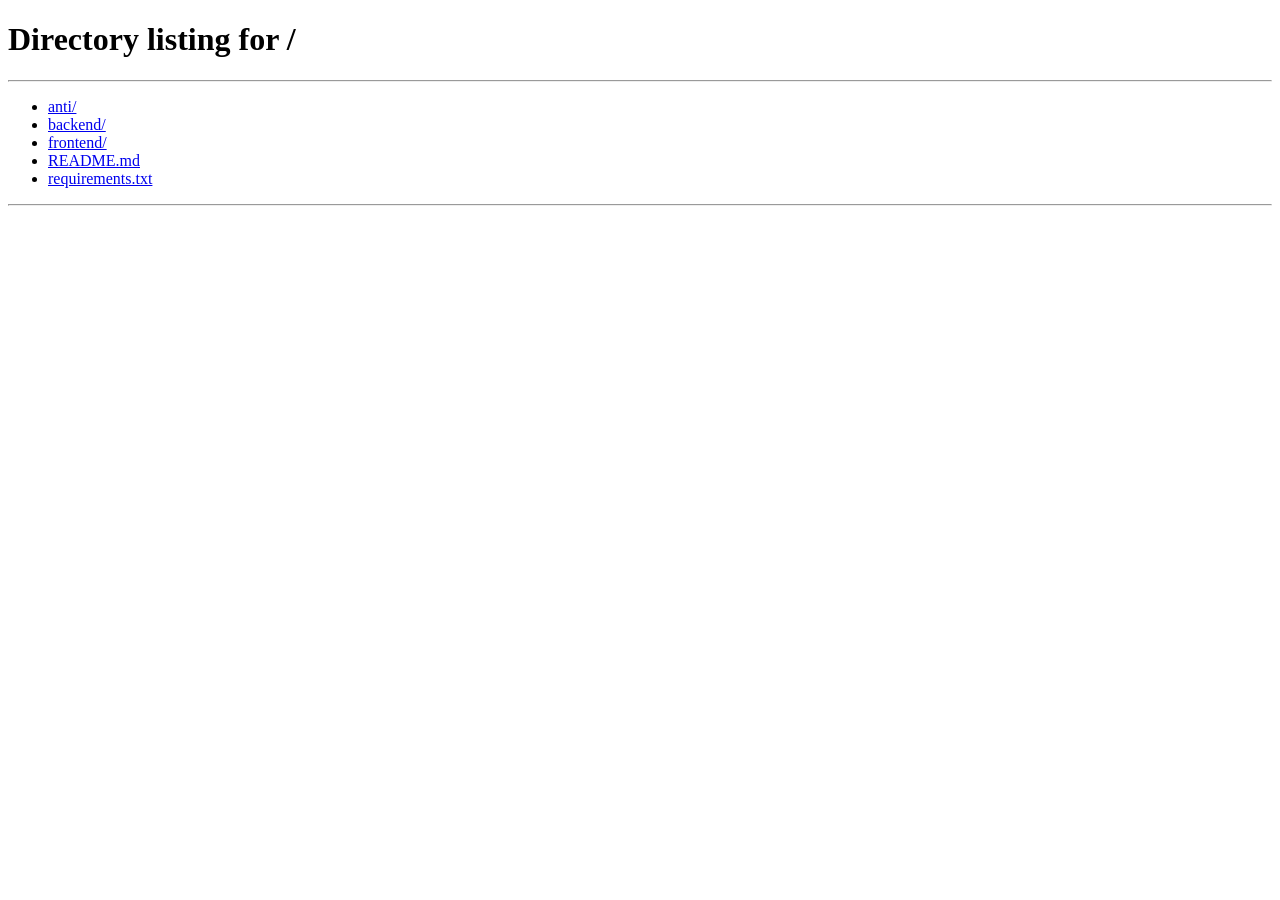
<file: anti/neuro-music-app/frontend/glass_player.html>
﻿<!DOCTYPE html>
<html lang="en">
<head>
  <meta charset="UTF-8" />
  <title>Neuro Music — Player</title>
  <script>window.location.replace('/');</script>
</head>
<body>
  <p>Redirecting to <a href="/">Neuro Music</a>...</p>
</body>
</html>
</file>
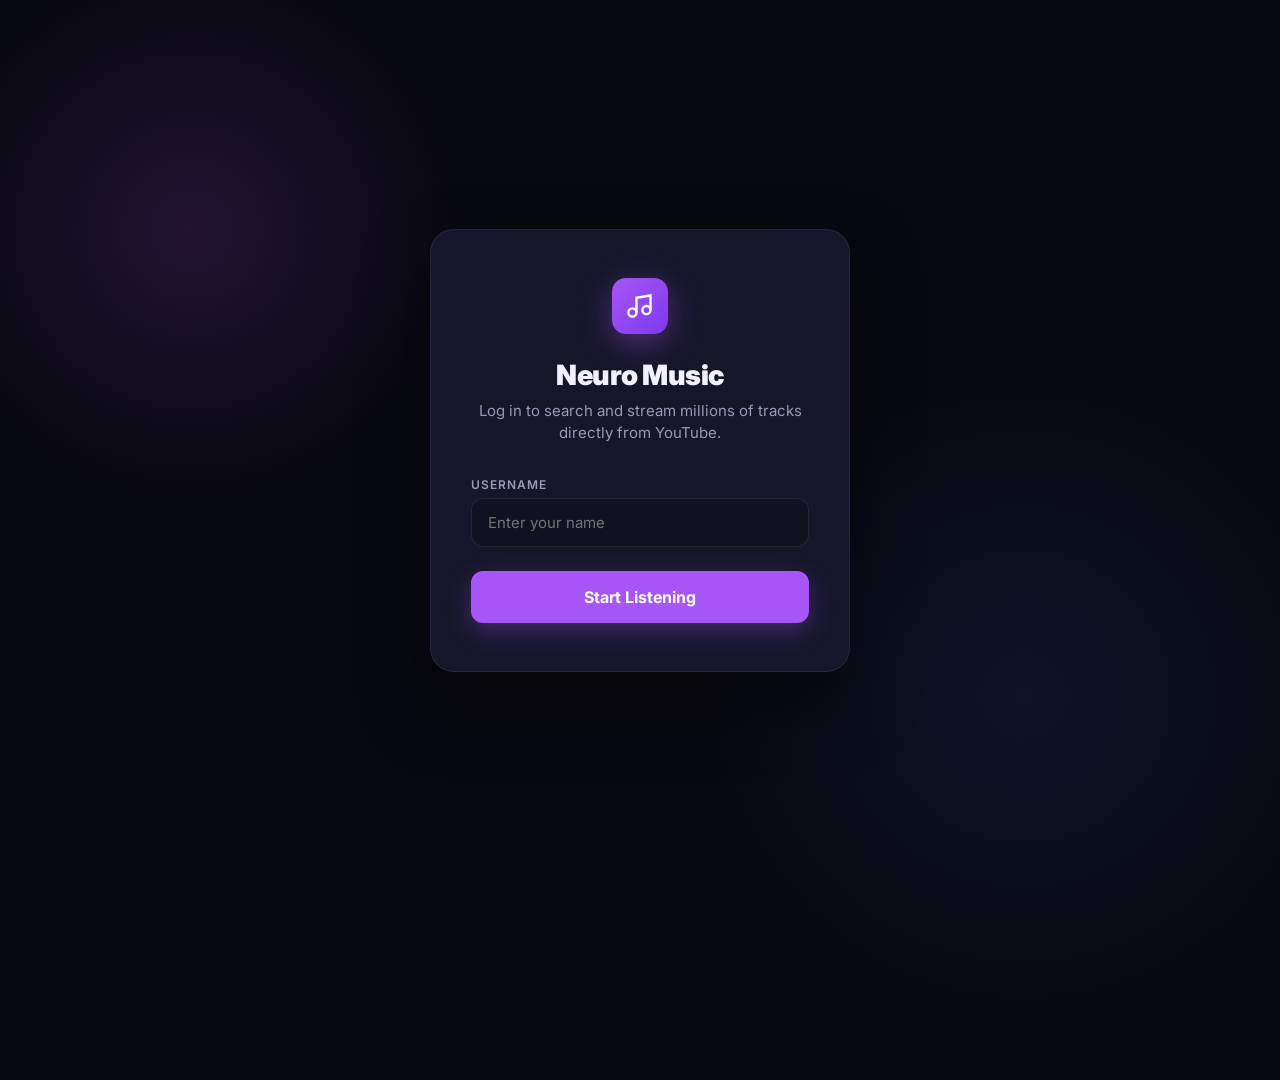
<file: anti/neuro-music-app/frontend/login.html>
<!DOCTYPE html>
<html lang="en">
<head>
    <meta charset="UTF-8">
    <meta name="viewport" content="width=device-width, initial-scale=1.0">
    <title>Login — Neuro Music</title>
    <link href="https://fonts.googleapis.com/css2?family=Inter:wght@400;600;800;900&display=swap" rel="stylesheet">
    <style>
        :root {
            --bg-base:      #080810;
            --bg-card:      #16162a;
            --accent:       #a855f7;
            --accent-hover: #c084fc;
            --text:         #f1f0ff;
            --text-muted:   #9b98b8;
            --border:       rgba(255,255,255,0.08);
        }
        * { box-sizing: border-box; margin: 0; padding: 0; }
        body {
            background: var(--bg-base);
            color: var(--text);
            font-family: 'Inter', sans-serif;
            display: flex;
            align-items: center;
            justify-content: center;
            height: 100vh;
            overflow: hidden;
            position: relative;
        }
        /* Background decorative elements */
        .glow-1 { position: absolute; top: -10%; left: -10%; width: 50vw; height: 50vw; background: radial-gradient(circle, rgba(168,85,247,0.15) 0%, transparent 60%); pointer-events: none; }
        .glow-2 { position: absolute; bottom: -20%; right: -10%; width: 60vw; height: 60vw; background: radial-gradient(circle, rgba(59,130,246,0.1) 0%, transparent 60%); pointer-events: none; }
        
        .login-box {
            background: var(--bg-card);
            border: 1px solid var(--border);
            padding: 48px 40px;
            border-radius: 24px;
            width: 100%;
            max-width: 420px;
            text-align: center;
            position: relative;
            z-index: 10;
            box-shadow: 0 32px 64px rgba(0,0,0,0.5);
        }
        .logo-icon {
            width: 56px; height: 56px;
            background: linear-gradient(135deg, var(--accent), #7c3aed);
            border-radius: 14px;
            display: inline-flex; align-items: center; justify-content: center;
            font-size: 32px;
            box-shadow: 0 8px 32px rgba(168,85,247,0.4);
            margin-bottom: 24px;
        }
        h1 { font-size: 28px; font-weight: 900; letter-spacing: -0.5px; margin-bottom: 8px; }
        p { color: var(--text-muted); font-size: 15px; margin-bottom: 32px; line-height: 1.5; }
        
        form { display: flex; flex-direction: column; gap: 16px; text-align: left; }
        .input-group { display: flex; flex-direction: column; gap: 6px; }
        label { font-size: 12px; font-weight: 600; text-transform: uppercase; letter-spacing: 1px; color: var(--text-muted); }
        input {
            background: rgba(0,0,0,0.2);
            border: 1px solid var(--border);
            padding: 14px 16px;
            border-radius: 12px;
            color: white;
            font-size: 15px;
            outline: none;
            transition: all 0.2s;
            font-family: inherit;
        }
        input:focus { border-color: var(--accent); box-shadow: 0 0 0 3px rgba(168,85,247,0.2); background: rgba(0,0,0,0.4); }
        
        button {
            background: var(--accent);
            color: white;
            border: none;
            padding: 16px;
            border-radius: 12px;
            font-size: 16px;
            font-weight: 700;
            cursor: pointer;
            transition: all 0.2s;
            margin-top: 8px;
            box-shadow: 0 8px 24px rgba(168,85,247,0.3);
            font-family: inherit;
        }
        button:hover { background: var(--accent-hover); transform: translateY(-2px); box-shadow: 0 12px 32px rgba(168,85,247,0.4); }
        button:active { transform: translateY(0); }
    </style>
</head>
<body>
    <div class="glow-1"></div>
    <div class="glow-2"></div>

    <div class="login-box">
        <div class="logo-icon">
            <svg viewBox="0 0 24 24" width="28" height="28" fill="none" stroke="#ffffff" stroke-width="2"><circle cx="5.5" cy="17.5" r="3.5"/><circle cx="17.5" cy="15.5" r="3.5"/><path d="M9 17.5V5l12-2v12.5"/></svg>
        </div>
        <h1>Neuro Music</h1>
        <p>Log in to search and stream millions of tracks directly from YouTube.</p>

        <form id="login-form">
            <div class="input-group">
                <label for="username">Username</label>
                <input type="text" id="username" placeholder="Enter your name" required autocomplete="username">
            </div>
            <button type="submit">Start Listening</button>
        </form>
    </div>

    <script>
        // Check if already logged in
        if (localStorage.getItem('neuro_user')) {
            window.location.href = '/';
        }

        document.getElementById('login-form').addEventListener('submit', (e) => {
            e.preventDefault();
            const username = document.getElementById('username').value.trim();
            if (username) {
                localStorage.setItem('neuro_user', username);
                window.location.href = '/';
            }
        });
    </script>
</body>
</html>
</file>
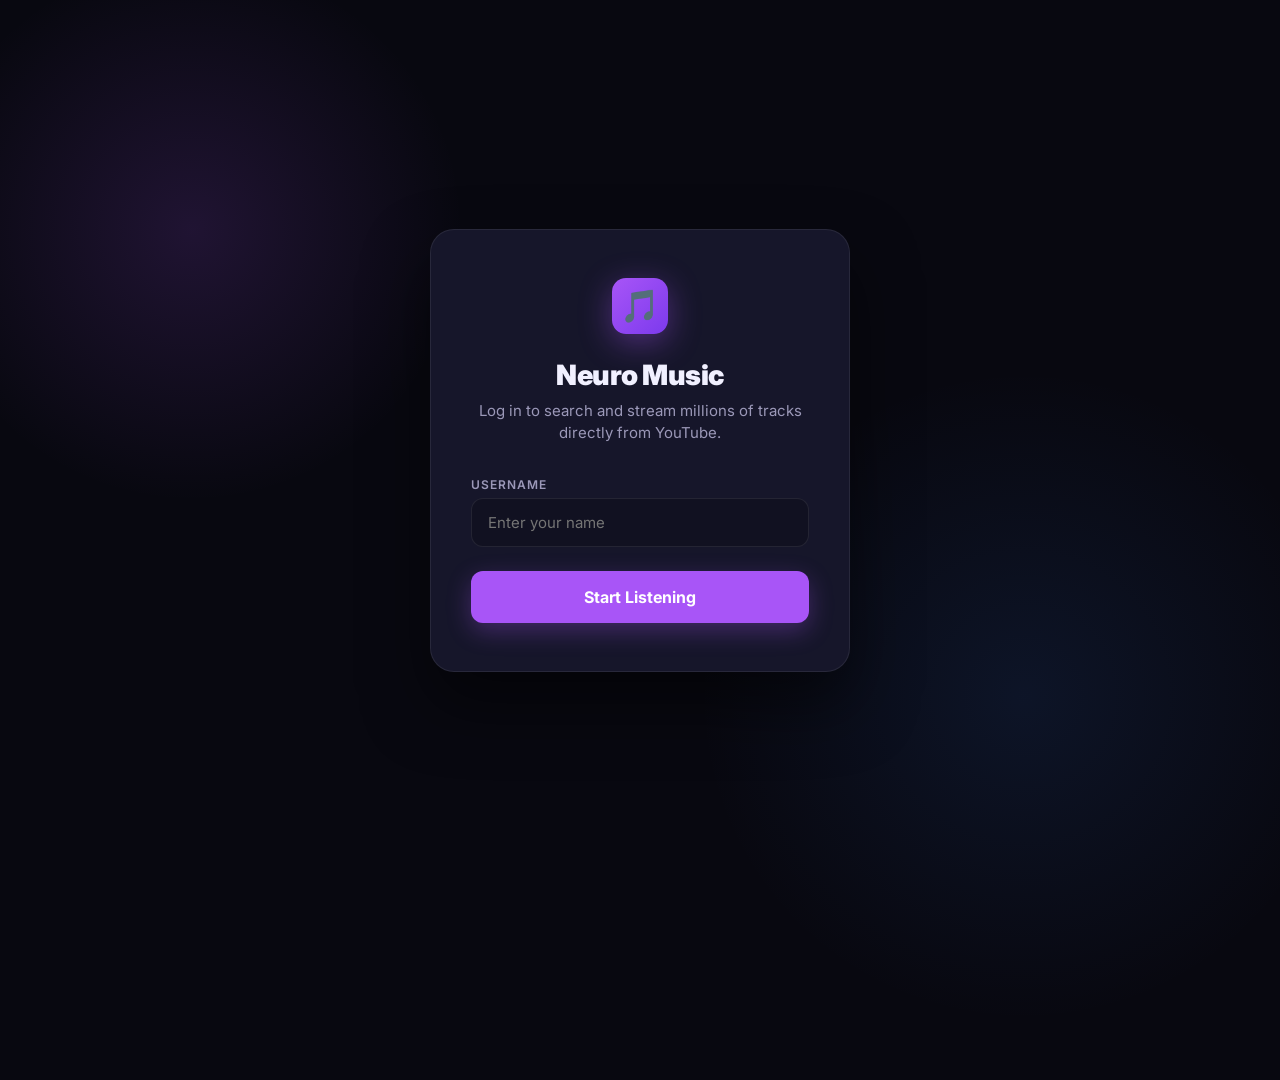
<file: anti/neuro-music-app/backend/frontend/login.html>
<!DOCTYPE html>
<html lang="en">
<head>
    <meta charset="UTF-8">
    <meta name="viewport" content="width=device-width, initial-scale=1.0">
    <title>Login — Neuro Music</title>
    <link href="https://fonts.googleapis.com/css2?family=Inter:wght@400;600;800;900&display=swap" rel="stylesheet">
    <style>
        :root {
            --bg-base:      #080810;
            --bg-card:      #16162a;
            --accent:       #a855f7;
            --accent-hover: #c084fc;
            --text:         #f1f0ff;
            --text-muted:   #9b98b8;
            --border:       rgba(255,255,255,0.08);
        }
        * { box-sizing: border-box; margin: 0; padding: 0; }
        body {
            background: var(--bg-base);
            color: var(--text);
            font-family: 'Inter', sans-serif;
            display: flex;
            align-items: center;
            justify-content: center;
            height: 100vh;
            overflow: hidden;
            position: relative;
        }
        /* Background decorative elements */
        .glow-1 { position: absolute; top: -10%; left: -10%; width: 50vw; height: 50vw; background: radial-gradient(circle, rgba(168,85,247,0.15) 0%, transparent 60%); pointer-events: none; }
        .glow-2 { position: absolute; bottom: -20%; right: -10%; width: 60vw; height: 60vw; background: radial-gradient(circle, rgba(59,130,246,0.1) 0%, transparent 60%); pointer-events: none; }
        
        .login-box {
            background: var(--bg-card);
            border: 1px solid var(--border);
            padding: 48px 40px;
            border-radius: 24px;
            width: 100%;
            max-width: 420px;
            text-align: center;
            position: relative;
            z-index: 10;
            box-shadow: 0 32px 64px rgba(0,0,0,0.5);
        }
        .logo-icon {
            width: 56px; height: 56px;
            background: linear-gradient(135deg, var(--accent), #7c3aed);
            border-radius: 14px;
            display: inline-flex; align-items: center; justify-content: center;
            font-size: 32px;
            box-shadow: 0 8px 32px rgba(168,85,247,0.4);
            margin-bottom: 24px;
        }
        h1 { font-size: 28px; font-weight: 900; letter-spacing: -0.5px; margin-bottom: 8px; }
        p { color: var(--text-muted); font-size: 15px; margin-bottom: 32px; line-height: 1.5; }
        
        form { display: flex; flex-direction: column; gap: 16px; text-align: left; }
        .input-group { display: flex; flex-direction: column; gap: 6px; }
        label { font-size: 12px; font-weight: 600; text-transform: uppercase; letter-spacing: 1px; color: var(--text-muted); }
        input {
            background: rgba(0,0,0,0.2);
            border: 1px solid var(--border);
            padding: 14px 16px;
            border-radius: 12px;
            color: white;
            font-size: 15px;
            outline: none;
            transition: all 0.2s;
            font-family: inherit;
        }
        input:focus { border-color: var(--accent); box-shadow: 0 0 0 3px rgba(168,85,247,0.2); background: rgba(0,0,0,0.4); }
        
        button {
            background: var(--accent);
            color: white;
            border: none;
            padding: 16px;
            border-radius: 12px;
            font-size: 16px;
            font-weight: 700;
            cursor: pointer;
            transition: all 0.2s;
            margin-top: 8px;
            box-shadow: 0 8px 24px rgba(168,85,247,0.3);
            font-family: inherit;
        }
        button:hover { background: var(--accent-hover); transform: translateY(-2px); box-shadow: 0 12px 32px rgba(168,85,247,0.4); }
        button:active { transform: translateY(0); }
    </style>
</head>
<body>
    <div class="glow-1"></div>
    <div class="glow-2"></div>

    <div class="login-box">
        <div class="logo-icon">🎵</div>
        <h1>Neuro Music</h1>
        <p>Log in to search and stream millions of tracks directly from YouTube.</p>

        <form id="login-form">
            <div class="input-group">
                <label for="username">Username</label>
                <input type="text" id="username" placeholder="Enter your name" required autocomplete="username">
            </div>
            <button type="submit">Start Listening</button>
        </form>
    </div>

    <script>
        // Check if already logged in
        if (localStorage.getItem('neuro_user')) {
            window.location.href = '/';
        }

        document.getElementById('login-form').addEventListener('submit', (e) => {
            e.preventDefault();
            const username = document.getElementById('username').value.trim();
            if (username) {
                localStorage.setItem('neuro_user', username);
                window.location.href = '/';
            }
        });
    </script>
</body>
</html>
</file>
